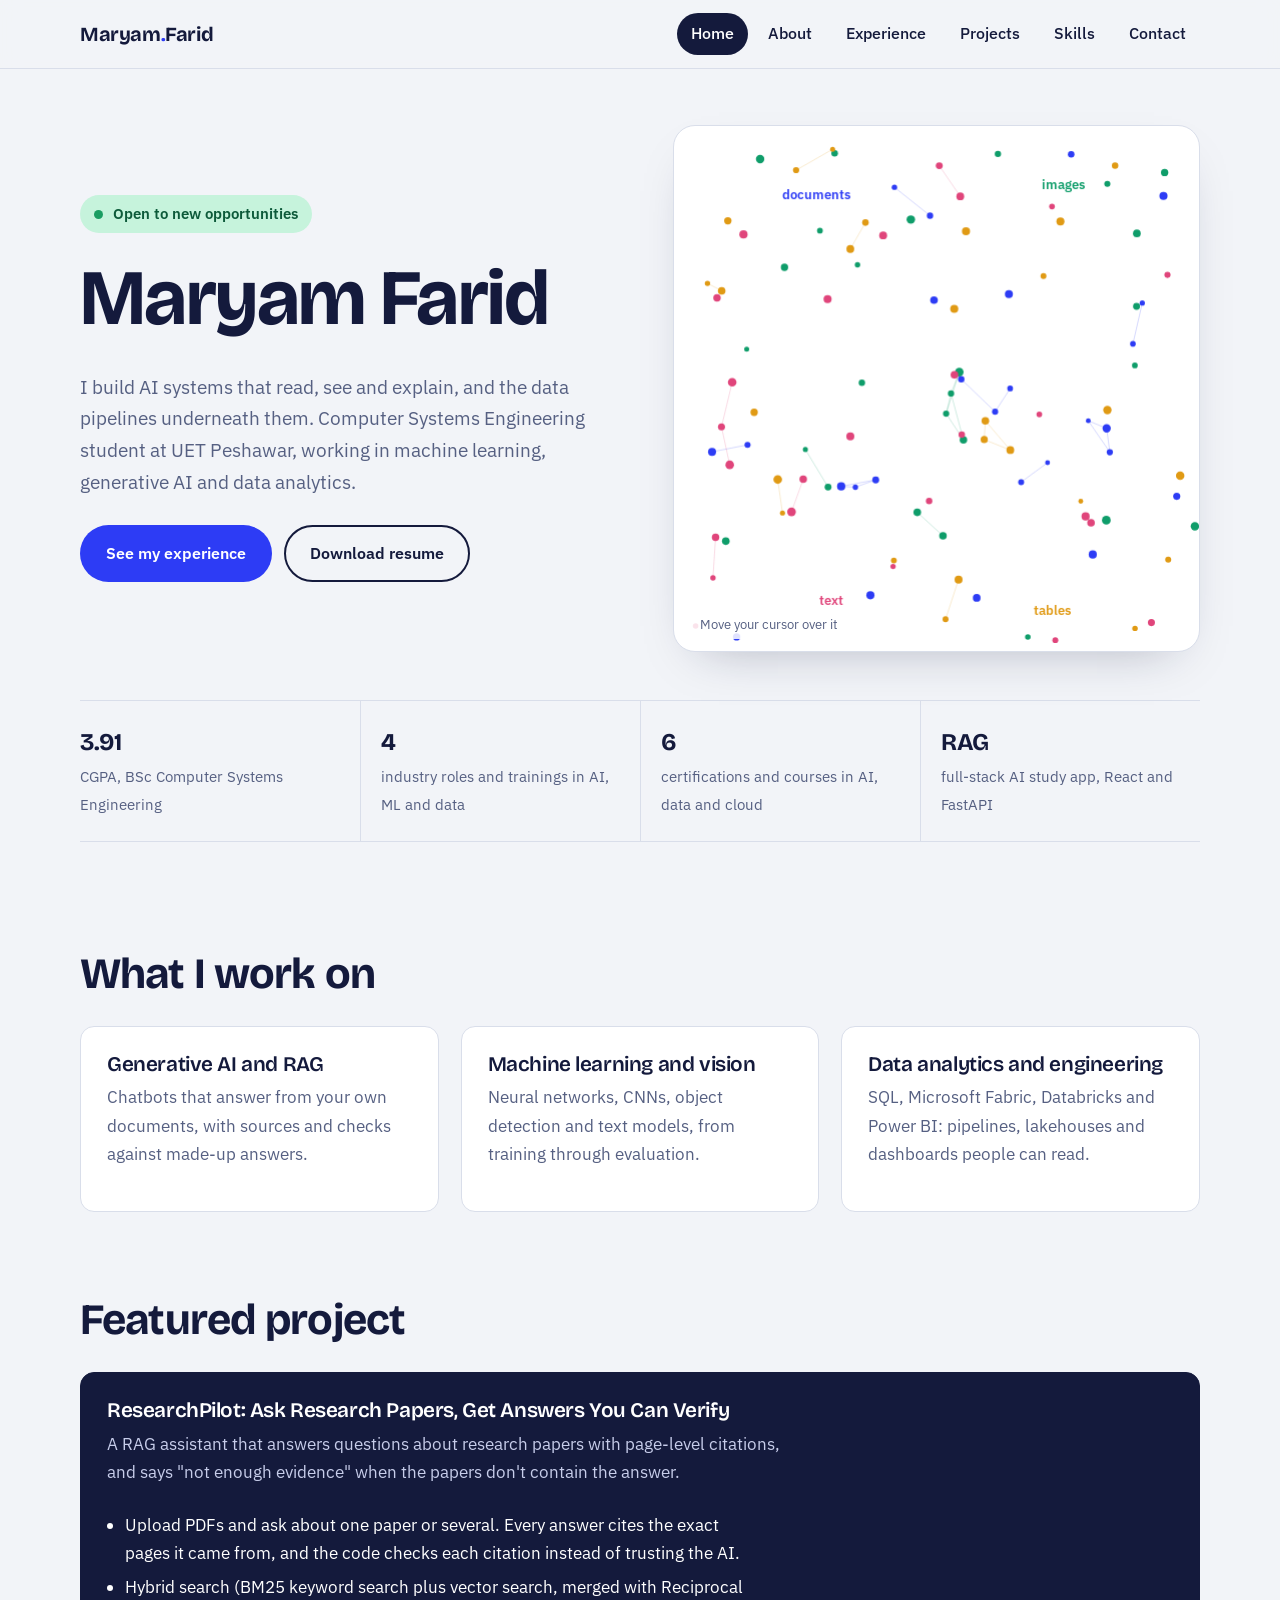
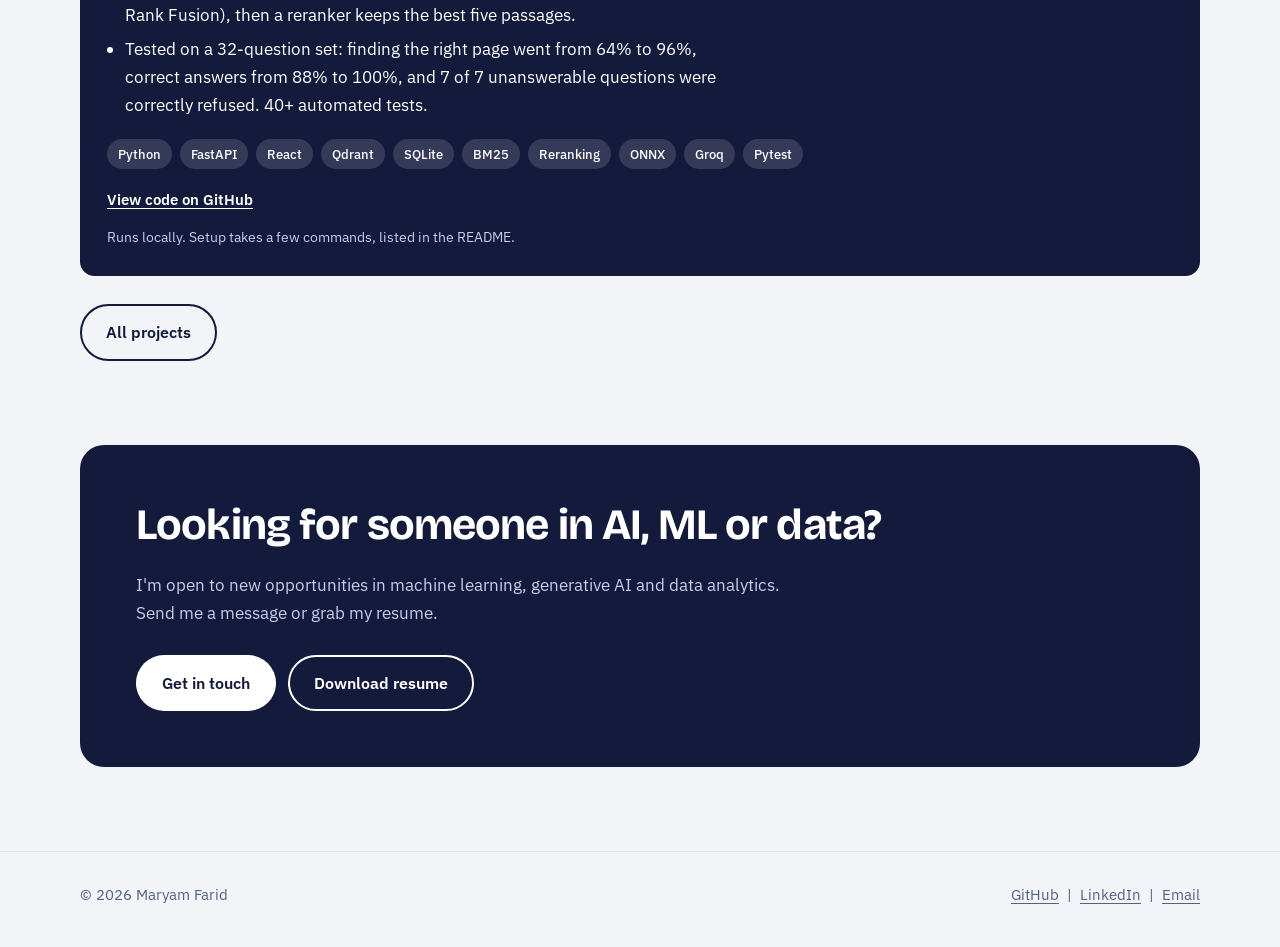
<file: index.html>
<!doctype html>
<html lang="en">
<head>
  <meta charset="utf-8">
  <meta name="viewport" content="width=device-width, initial-scale=1">
  <title>Maryam Farid | AI/ML and Data Analytics</title>
  <meta name="description" content="Portfolio of Maryam Farid, Computer Systems Engineering student working in machine learning, generative AI and data analytics.">
  <meta name="theme-color" content="#f2f4f8">
  <link rel="preconnect" href="https://fonts.googleapis.com">
  <link rel="preconnect" href="https://fonts.gstatic.com" crossorigin>
  <link href="https://fonts.googleapis.com/css2?family=Bricolage+Grotesque:opsz,wght@12..96,500;12..96,600;12..96,700&family=IBM+Plex+Sans:wght@400;500;600&display=swap" rel="stylesheet">
  <link rel="stylesheet" href="css/style.css">
</head>
<body>
  <a class="skip" href="#main">Skip to content</a>
  <header class="site-header">
    <div class="wrap nav">
      <a class="brand" href="index.html">Maryam<span>.</span>Farid</a>
      <button class="menu-btn" aria-expanded="false" aria-controls="menu">Menu</button>
      <nav aria-label="Main">
        <ul class="nav-links" id="menu">
        <li><a href="index.html" aria-current="page">Home</a></li>
        <li><a href="about.html">About</a></li>
        <li><a href="experience.html">Experience</a></li>
        <li><a href="projects.html">Projects</a></li>
        <li><a href="skills.html">Skills</a></li>
        <li><a href="contact.html">Contact</a></li>
        </ul>
      </nav>
    </div>
  </header>
  <main id="main">
    <section class="hero">
      <div class="wrap">
        <div class="hero-grid">
          <div>
            <p class="status"><i></i> Open to new opportunities</p>
            <h1>Maryam Farid</h1>
            <p class="lede">I build AI systems that read, see and explain, and the data pipelines underneath them. Computer Systems Engineering student at UET Peshawar, working in machine learning, generative AI and data analytics.</p>
            <div class="btn-row">
              <a class="btn btn-primary" href="experience.html">See my experience</a>
              <a class="btn btn-ghost" href="assets/Maryam_Farid_Resume.pdf">Download resume</a>
            </div>
          </div>
          <div class="space">
            <canvas id="space" role="img" aria-label="Animated points grouped into clusters for documents, images, text and tables"></canvas>
            <span class="cap">Move your cursor over it</span>
          </div>
        </div>
        <div class="facts">
          <div class="fact"><b>3.91</b><span>CGPA, BSc Computer Systems Engineering</span></div>
          <div class="fact"><b>4</b><span>industry roles and trainings in AI, ML and data</span></div>
          <div class="fact"><b>6</b><span>certifications and courses in AI, data and cloud</span></div>
          <div class="fact"><b>RAG</b><span>full-stack AI study app, React and FastAPI</span></div>
        </div>
      </div>
    </section>

    <section class="section">
      <div class="wrap">
        <h2>What I work on</h2>
        <div class="grid-3" style="margin-top:28px">
          <div class="card">
            <h3>Generative AI and RAG</h3>
            <p class="muted">Chatbots that answer from your own documents, with sources and checks against made-up answers.</p>
          </div>
          <div class="card">
            <h3>Machine learning and vision</h3>
            <p class="muted">Neural networks, CNNs, object detection and text models, from training through evaluation.</p>
          </div>
          <div class="card">
            <h3>Data analytics and engineering</h3>
            <p class="muted">SQL, Microsoft Fabric, Databricks and Power BI: pipelines, lakehouses and dashboards people can read.</p>
          </div>
        </div>
      </div>
    </section>

    <section class="section" style="padding-top:0">
      <div class="wrap">
        <h2>Featured project</h2>
        <div style="margin-top:28px">
        <article class="card project featured" data-cats="genai nlp">
          <h3><a href="https://github.com/MaryamFareed684/researchpilot" target="_blank" rel="noopener" style="color:inherit;text-decoration:none">ResearchPilot: Ask Research Papers, Get Answers You Can Verify</a></h3>
          <p class="muted">A RAG assistant that answers questions about research papers with page-level citations, and says "not enough evidence" when the papers don't contain the answer.</p>
          <ul class="points"><li>Upload PDFs and ask about one paper or several. Every answer cites the exact pages it came from, and the code checks each citation instead of trusting the AI.</li><li>Hybrid search (BM25 keyword search plus vector search, merged with Reciprocal Rank Fusion), then a reranker keeps the best five passages.</li><li>Tested on a 32-question set: finding the right page went from 64% to 96%, correct answers from 88% to 100%, and 7 of 7 unanswerable questions were correctly refused. 40+ automated tests.</li></ul>
          <ul class="tags"><li>Python</li><li>FastAPI</li><li>React</li><li>Qdrant</li><li>SQLite</li><li>BM25</li><li>Reranking</li><li>ONNX</li><li>Groq</li><li>Pytest</li></ul>
          <div class="links"><a href="https://github.com/MaryamFareed684/researchpilot" target="_blank" rel="noopener">View code on GitHub</a></div>
          <p class="muted" style="font-size:.88rem;margin:14px 0 0">Runs locally. Setup takes a few commands, listed in the README.</p>
        </article>
        </div>
        <div class="btn-row"><a class="btn btn-ghost" href="projects.html">All projects</a></div>
      </div>
    </section>

    <div class="wrap">
      <div class="cta">
        <h2>Looking for someone in AI, ML or data?</h2>
        <p>I'm open to new opportunities in machine learning, generative AI and data analytics. Send me a message or grab my resume.</p>
        <div class="btn-row">
          <a class="btn btn-primary" href="contact.html">Get in touch</a>
          <a class="btn btn-ghost" style="color:#fff;border-color:#fff" href="assets/Maryam_Farid_Resume.pdf">Download resume</a>
        </div>
      </div>
    </div>
  </main>
  <footer class="site-footer">
    <div class="wrap">
      <span>&copy; 2026 Maryam Farid</span>
      <span><a href="https://github.com/MaryamFareed684">GitHub</a> &nbsp;|&nbsp; <a href="https://www.linkedin.com/in/maryam-farid-a499872a6">LinkedIn</a> &nbsp;|&nbsp; <a href="mailto:mrymfarid684@gmail.com">Email</a></span>
    </div>
  </footer>
  <script src="js/main.js"></script>
</body>
</html>
</file>
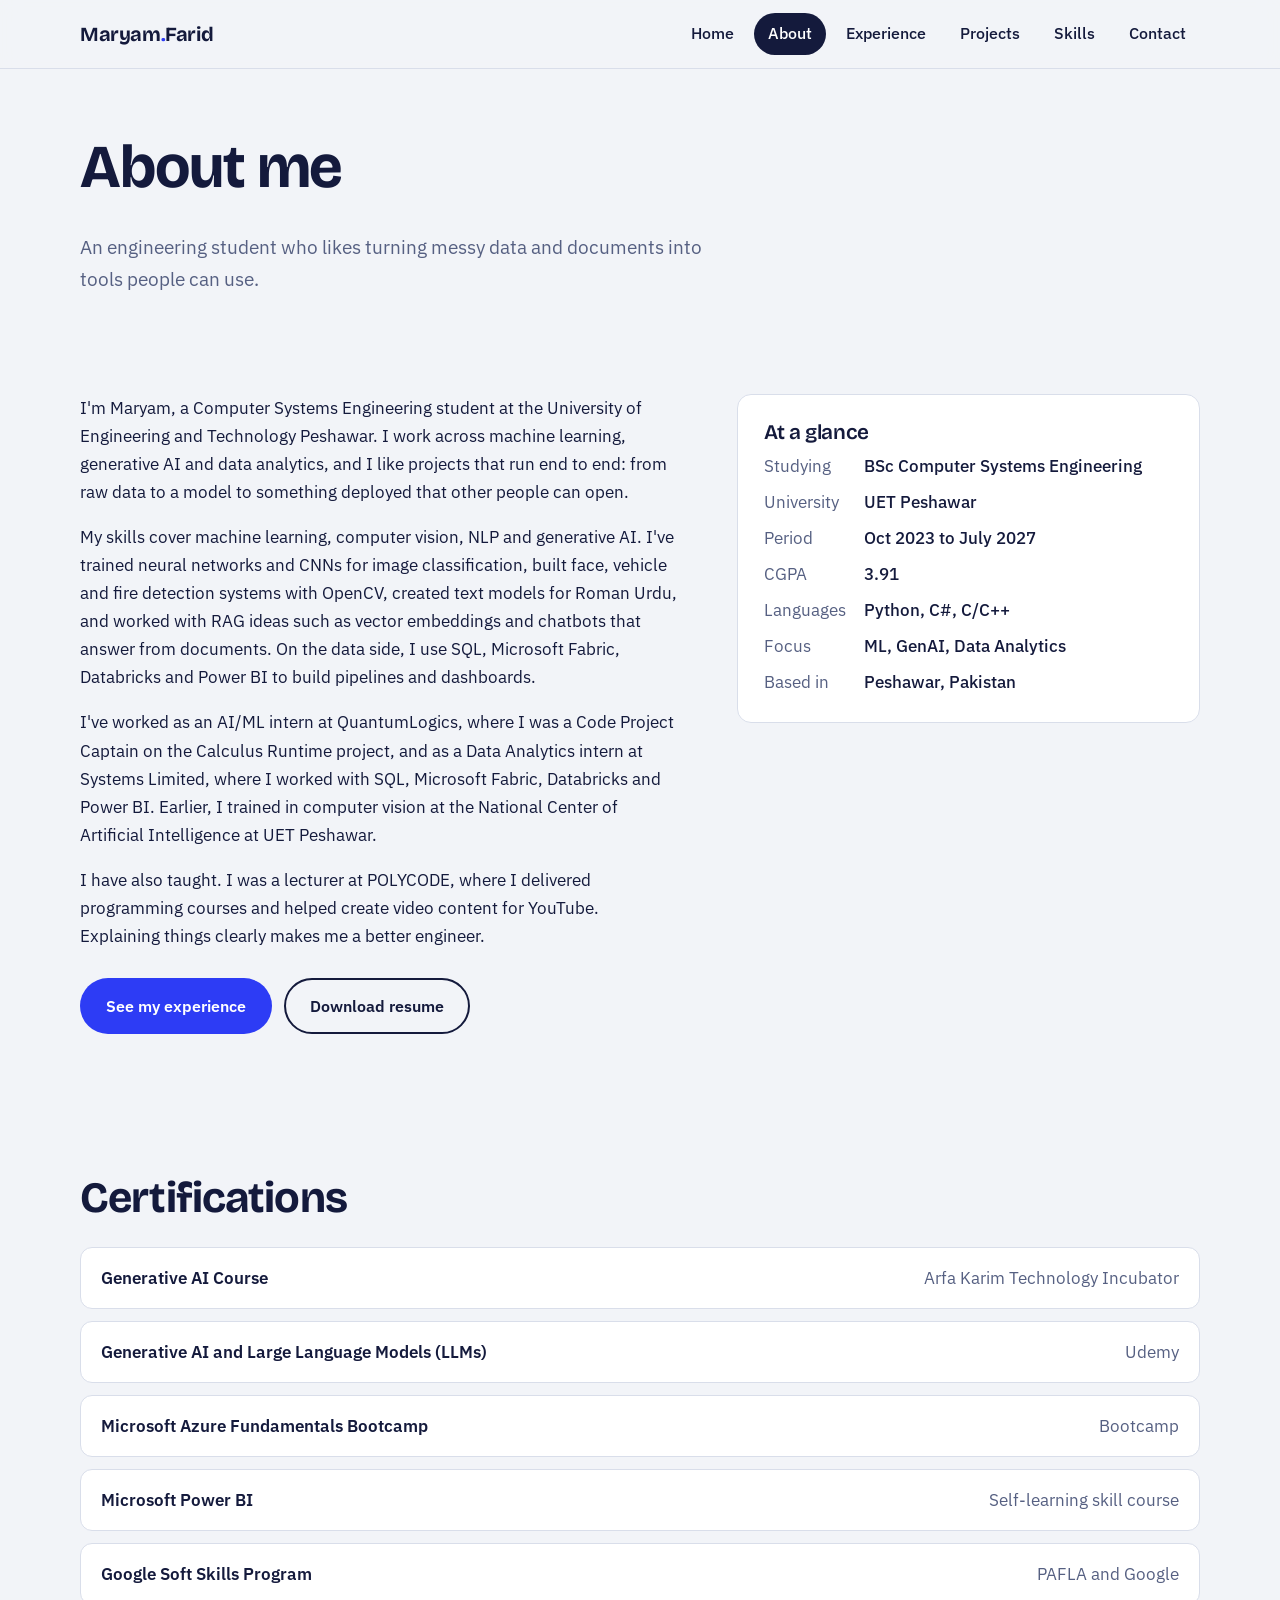
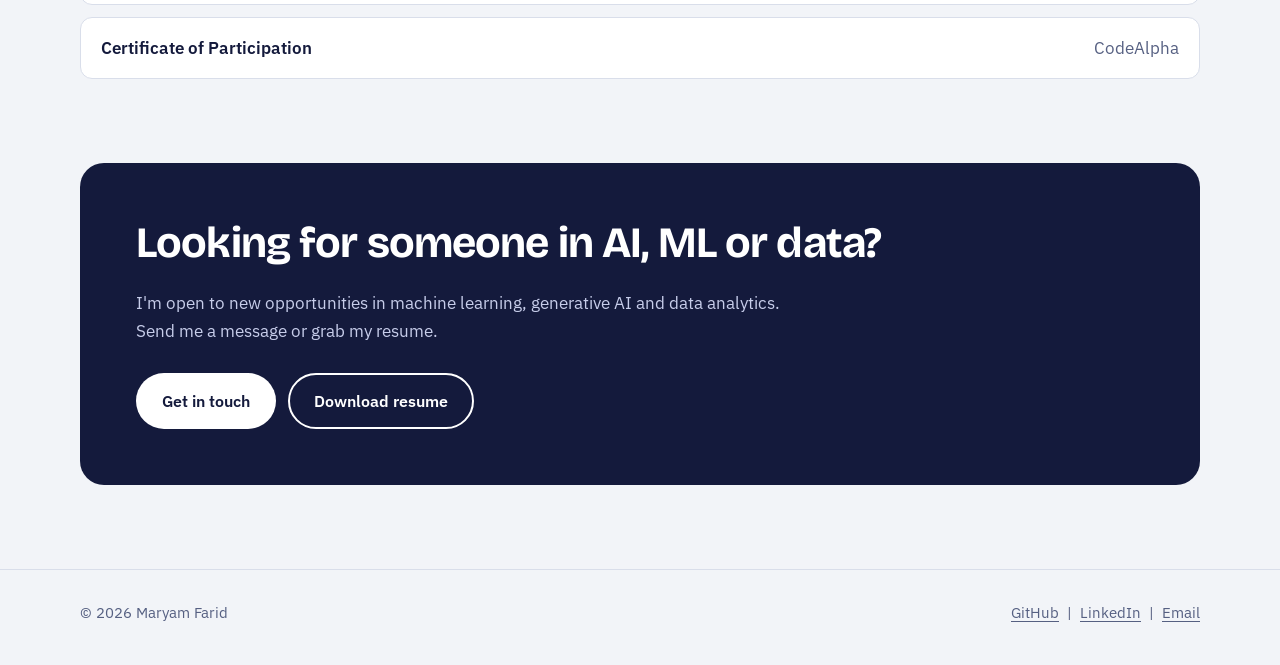
<file: about.html>
<!doctype html>
<html lang="en">
<head>
  <meta charset="utf-8">
  <meta name="viewport" content="width=device-width, initial-scale=1">
  <title>About | Maryam Farid</title>
  <meta name="description" content="About Maryam Farid, AI/ML and data analytics student at UET Peshawar.">
  <meta name="theme-color" content="#f2f4f8">
  <link rel="preconnect" href="https://fonts.googleapis.com">
  <link rel="preconnect" href="https://fonts.gstatic.com" crossorigin>
  <link href="https://fonts.googleapis.com/css2?family=Bricolage+Grotesque:opsz,wght@12..96,500;12..96,600;12..96,700&family=IBM+Plex+Sans:wght@400;500;600&display=swap" rel="stylesheet">
  <link rel="stylesheet" href="css/style.css">
</head>
<body>
  <a class="skip" href="#main">Skip to content</a>
  <header class="site-header">
    <div class="wrap nav">
      <a class="brand" href="index.html">Maryam<span>.</span>Farid</a>
      <button class="menu-btn" aria-expanded="false" aria-controls="menu">Menu</button>
      <nav aria-label="Main">
        <ul class="nav-links" id="menu">
        <li><a href="index.html">Home</a></li>
        <li><a href="about.html" aria-current="page">About</a></li>
        <li><a href="experience.html">Experience</a></li>
        <li><a href="projects.html">Projects</a></li>
        <li><a href="skills.html">Skills</a></li>
        <li><a href="contact.html">Contact</a></li>
        </ul>
      </nav>
    </div>
  </header>
  <main id="main">
    <section class="page-head">
      <div class="wrap">
        <h1>About me</h1>
        <p class="lede">An engineering student who likes turning messy data and documents into tools people can use.</p>
      </div>
    </section>
    <section class="section tight">
      <div class="wrap about-grid">
        <div>
          <p>I'm Maryam, a Computer Systems Engineering student at the University of Engineering and Technology Peshawar. I work across machine learning, generative AI and data analytics, and I like projects that run end to end: from raw data to a model to something deployed that other people can open.</p>
          <p>My skills cover machine learning, computer vision, NLP and generative AI. I've trained neural networks and CNNs for image classification, built face, vehicle and fire detection systems with OpenCV, created text models for Roman Urdu, and worked with RAG ideas such as vector embeddings and chatbots that answer from documents. On the data side, I use SQL, Microsoft Fabric, Databricks and Power BI to build pipelines and dashboards.</p>
          <p>I've worked as an AI/ML intern at QuantumLogics, where I was a Code Project Captain on the Calculus Runtime project, and as a Data Analytics intern at Systems Limited, where I worked with SQL, Microsoft Fabric, Databricks and Power BI. Earlier, I trained in computer vision at the National Center of Artificial Intelligence at UET Peshawar.</p>
          <p>I have also taught. I was a lecturer at POLYCODE, where I delivered programming courses and helped create video content for YouTube. Explaining things clearly makes me a better engineer.</p>
          <div class="btn-row">
            <a class="btn btn-primary" href="experience.html">See my experience</a>
            <a class="btn btn-ghost" href="assets/Maryam_Farid_Resume.pdf">Download resume</a>
          </div>
        </div>
        <aside class="card aside-card">
          <h3>At a glance</h3>
          <dl class="kv">
            <dt>Studying</dt><dd>BSc Computer Systems Engineering</dd>
            <dt>University</dt><dd>UET Peshawar</dd>
            <dt>Period</dt><dd>Oct 2023 to July 2027</dd>
            <dt>CGPA</dt><dd>3.91</dd>
            <dt>Languages</dt><dd>Python, C#, C/C++</dd>
            <dt>Focus</dt><dd>ML, GenAI, Data Analytics</dd>
            <dt>Based in</dt><dd>Peshawar, Pakistan</dd>
          </dl>
        </aside>
      </div>
    </section>
    <section class="section">
      <div class="wrap">
        <h2>Certifications</h2>
        <ul class="cert-list" style="margin-top:24px">
          <li><b>Generative AI Course</b><span>Arfa Karim Technology Incubator</span></li>
          <li><b>Generative AI and Large Language Models (LLMs)</b><span>Udemy</span></li>
          <li><b>Microsoft Azure Fundamentals Bootcamp</b><span>Bootcamp</span></li>
          <li><b>Microsoft Power BI</b><span>Self-learning skill course</span></li>
          <li><b>Google Soft Skills Program</b><span>PAFLA and Google</span></li>
          <li><b>Certificate of Participation</b><span>CodeAlpha</span></li>
        </ul>
      </div>
    </section>
    <div class="wrap">
      <div class="cta">
        <h2>Looking for someone in AI, ML or data?</h2>
        <p>I'm open to new opportunities in machine learning, generative AI and data analytics. Send me a message or grab my resume.</p>
        <div class="btn-row">
          <a class="btn btn-primary" href="contact.html">Get in touch</a>
          <a class="btn btn-ghost" style="color:#fff;border-color:#fff" href="assets/Maryam_Farid_Resume.pdf">Download resume</a>
        </div>
      </div>
    </div>
  </main>
  <footer class="site-footer">
    <div class="wrap">
      <span>&copy; 2026 Maryam Farid</span>
      <span><a href="https://github.com/MaryamFareed684">GitHub</a> &nbsp;|&nbsp; <a href="https://www.linkedin.com/in/maryam-farid-a499872a6">LinkedIn</a> &nbsp;|&nbsp; <a href="mailto:mrymfarid684@gmail.com">Email</a></span>
    </div>
  </footer>
  <script src="js/main.js"></script>
</body>
</html>
</file>
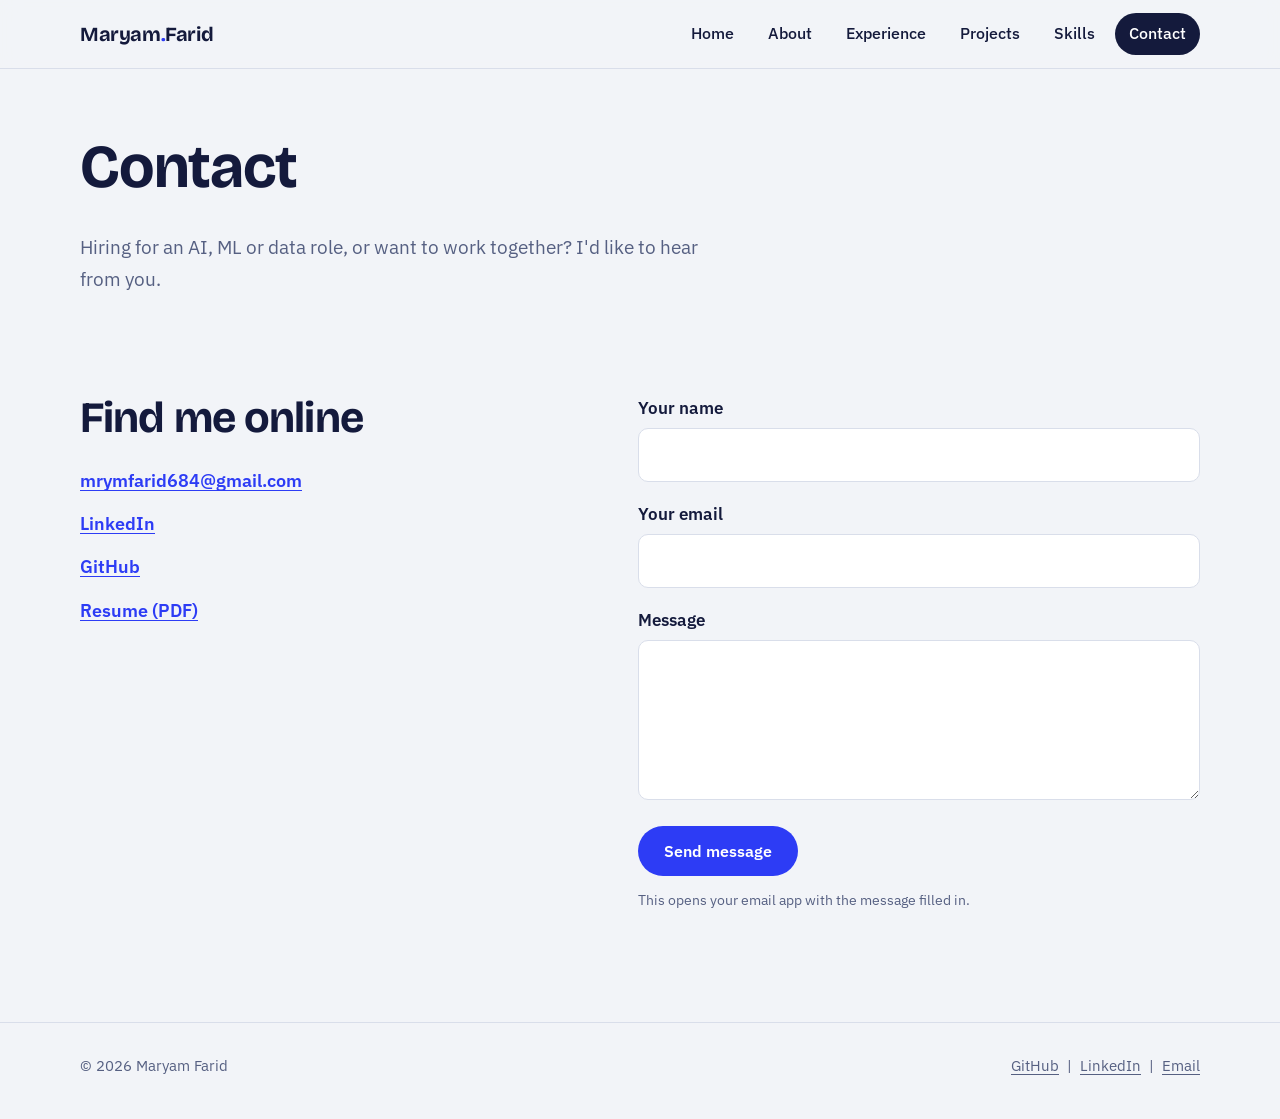
<file: contact.html>
<!doctype html>
<html lang="en">
<head>
  <meta charset="utf-8">
  <meta name="viewport" content="width=device-width, initial-scale=1">
  <title>Contact | Maryam Farid</title>
  <meta name="description" content="Get in touch with Maryam Farid.">
  <meta name="theme-color" content="#f2f4f8">
  <link rel="preconnect" href="https://fonts.googleapis.com">
  <link rel="preconnect" href="https://fonts.gstatic.com" crossorigin>
  <link href="https://fonts.googleapis.com/css2?family=Bricolage+Grotesque:opsz,wght@12..96,500;12..96,600;12..96,700&family=IBM+Plex+Sans:wght@400;500;600&display=swap" rel="stylesheet">
  <link rel="stylesheet" href="css/style.css">
</head>
<body>
  <a class="skip" href="#main">Skip to content</a>
  <header class="site-header">
    <div class="wrap nav">
      <a class="brand" href="index.html">Maryam<span>.</span>Farid</a>
      <button class="menu-btn" aria-expanded="false" aria-controls="menu">Menu</button>
      <nav aria-label="Main">
        <ul class="nav-links" id="menu">
        <li><a href="index.html">Home</a></li>
        <li><a href="about.html">About</a></li>
        <li><a href="experience.html">Experience</a></li>
        <li><a href="projects.html">Projects</a></li>
        <li><a href="skills.html">Skills</a></li>
        <li><a href="contact.html" aria-current="page">Contact</a></li>
        </ul>
      </nav>
    </div>
  </header>
  <main id="main">
    <section class="page-head">
      <div class="wrap">
        <h1>Contact</h1>
        <p class="lede">Hiring for an AI, ML or data role, or want to work together? I'd like to hear from you.</p>
      </div>
    </section>
    <section class="section tight" style="padding-bottom:96px">
      <div class="wrap contact-grid">
        <div>
          <h2>Find me online</h2>
          <ul class="contact-links">
            <li><a href="mailto:mrymfarid684@gmail.com">mrymfarid684@gmail.com</a></li>
            <li><a href="https://www.linkedin.com/in/maryam-farid-a499872a6">LinkedIn</a></li>
            <li><a href="https://github.com/MaryamFareed684">GitHub</a></li>
            <li><a href="assets/Maryam_Farid_Resume.pdf">Resume (PDF)</a></li>
          </ul>
        </div>
        <form id="contact-form">
          <div class="field"><label for="name">Your name</label><input id="name" name="name" autocomplete="name" required></div>
          <div class="field"><label for="email">Your email</label><input id="email" name="email" type="email" autocomplete="email" required></div>
          <div class="field"><label for="message">Message</label><textarea id="message" name="message" required></textarea></div>
          <button class="btn btn-primary" type="submit">Send message</button>
          <p class="muted" style="font-size:.9rem;margin-top:12px">This opens your email app with the message filled in.</p>
        </form>
      </div>
    </section>
  </main>
  <footer class="site-footer">
    <div class="wrap">
      <span>&copy; 2026 Maryam Farid</span>
      <span><a href="https://github.com/MaryamFareed684">GitHub</a> &nbsp;|&nbsp; <a href="https://www.linkedin.com/in/maryam-farid-a499872a6">LinkedIn</a> &nbsp;|&nbsp; <a href="mailto:mrymfarid684@gmail.com">Email</a></span>
    </div>
  </footer>
  <script src="js/main.js"></script>
</body>
</html>
</file>
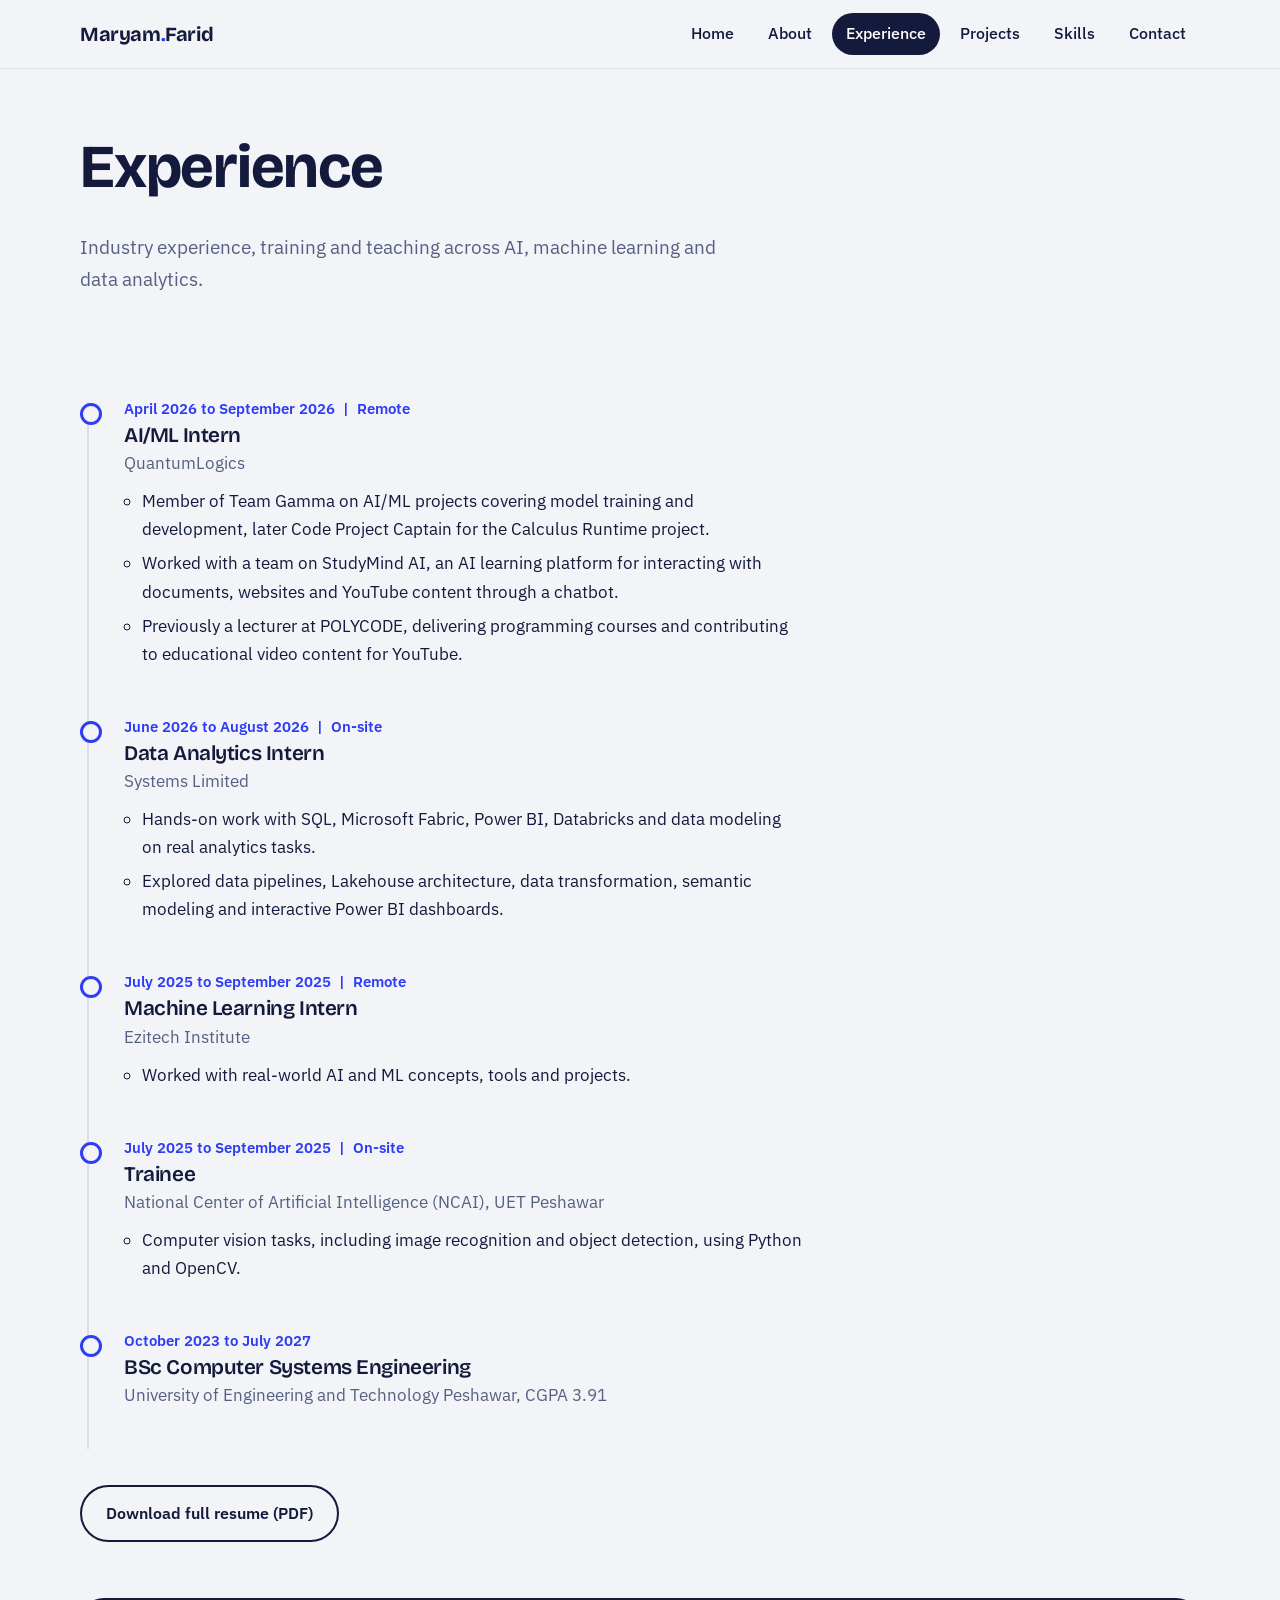
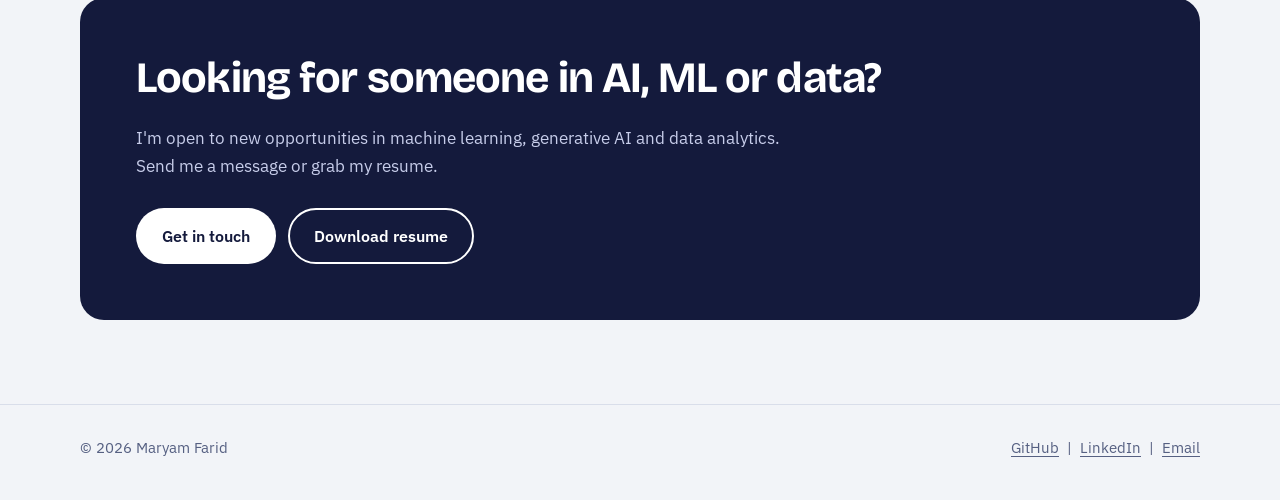
<file: experience.html>
<!doctype html>
<html lang="en">
<head>
  <meta charset="utf-8">
  <meta name="viewport" content="width=device-width, initial-scale=1">
  <title>Experience | Maryam Farid</title>
  <meta name="description" content="Industry experience and training in AI, machine learning and data analytics.">
  <meta name="theme-color" content="#f2f4f8">
  <link rel="preconnect" href="https://fonts.googleapis.com">
  <link rel="preconnect" href="https://fonts.gstatic.com" crossorigin>
  <link href="https://fonts.googleapis.com/css2?family=Bricolage+Grotesque:opsz,wght@12..96,500;12..96,600;12..96,700&family=IBM+Plex+Sans:wght@400;500;600&display=swap" rel="stylesheet">
  <link rel="stylesheet" href="css/style.css">
</head>
<body>
  <a class="skip" href="#main">Skip to content</a>
  <header class="site-header">
    <div class="wrap nav">
      <a class="brand" href="index.html">Maryam<span>.</span>Farid</a>
      <button class="menu-btn" aria-expanded="false" aria-controls="menu">Menu</button>
      <nav aria-label="Main">
        <ul class="nav-links" id="menu">
        <li><a href="index.html">Home</a></li>
        <li><a href="about.html">About</a></li>
        <li><a href="experience.html" aria-current="page">Experience</a></li>
        <li><a href="projects.html">Projects</a></li>
        <li><a href="skills.html">Skills</a></li>
        <li><a href="contact.html">Contact</a></li>
        </ul>
      </nav>
    </div>
  </header>
  <main id="main">
    <section class="page-head">
      <div class="wrap">
        <h1>Experience</h1>
        <p class="lede">Industry experience, training and teaching across AI, machine learning and data analytics.</p>
      </div>
    </section>
    <section class="section tight">
      <div class="wrap">
        <ol class="timeline">
          <li>
            <span class="when">April 2026 to September 2026 &nbsp;|&nbsp; Remote</span>
            <h3>AI/ML Intern</h3>
            <p class="org">QuantumLogics</p>
            <ul>
              <li>Member of Team Gamma on AI/ML projects covering model training and development, later Code Project Captain for the Calculus Runtime project.</li>
              <li>Worked with a team on StudyMind AI, an AI learning platform for interacting with documents, websites and YouTube content through a chatbot.</li>
              <li>Previously a lecturer at POLYCODE, delivering programming courses and contributing to educational video content for YouTube.</li>
            </ul>
          </li>
          <li>
            <span class="when">June 2026 to August 2026 &nbsp;|&nbsp; On-site</span>
            <h3>Data Analytics Intern</h3>
            <p class="org">Systems Limited</p>
            <ul>
              <li>Hands-on work with SQL, Microsoft Fabric, Power BI, Databricks and data modeling on real analytics tasks.</li>
              <li>Explored data pipelines, Lakehouse architecture, data transformation, semantic modeling and interactive Power BI dashboards.</li>
            </ul>
          </li>
          <li>
            <span class="when">July 2025 to September 2025 &nbsp;|&nbsp; Remote</span>
            <h3>Machine Learning Intern</h3>
            <p class="org">Ezitech Institute</p>
            <ul>
              <li>Worked with real-world AI and ML concepts, tools and projects.</li>
            </ul>
          </li>
          <li>
            <span class="when">July 2025 to September 2025 &nbsp;|&nbsp; On-site</span>
            <h3>Trainee</h3>
            <p class="org">National Center of Artificial Intelligence (NCAI), UET Peshawar</p>
            <ul>
              <li>Computer vision tasks, including image recognition and object detection, using Python and OpenCV.</li>
            </ul>
          </li>
          <li>
            <span class="when">October 2023 to July 2027</span>
            <h3>BSc Computer Systems Engineering</h3>
            <p class="org">University of Engineering and Technology Peshawar, CGPA 3.91</p>
          </li>
        </ol>
        <div class="btn-row"><a class="btn btn-ghost" href="assets/Maryam_Farid_Resume.pdf">Download full resume (PDF)</a></div>
      </div>
    </section>
    <div class="wrap">
      <div class="cta">
        <h2>Looking for someone in AI, ML or data?</h2>
        <p>I'm open to new opportunities in machine learning, generative AI and data analytics. Send me a message or grab my resume.</p>
        <div class="btn-row">
          <a class="btn btn-primary" href="contact.html">Get in touch</a>
          <a class="btn btn-ghost" style="color:#fff;border-color:#fff" href="assets/Maryam_Farid_Resume.pdf">Download resume</a>
        </div>
      </div>
    </div>
  </main>
  <footer class="site-footer">
    <div class="wrap">
      <span>&copy; 2026 Maryam Farid</span>
      <span><a href="https://github.com/MaryamFareed684">GitHub</a> &nbsp;|&nbsp; <a href="https://www.linkedin.com/in/maryam-farid-a499872a6">LinkedIn</a> &nbsp;|&nbsp; <a href="mailto:mrymfarid684@gmail.com">Email</a></span>
    </div>
  </footer>
  <script src="js/main.js"></script>
</body>
</html>
</file>
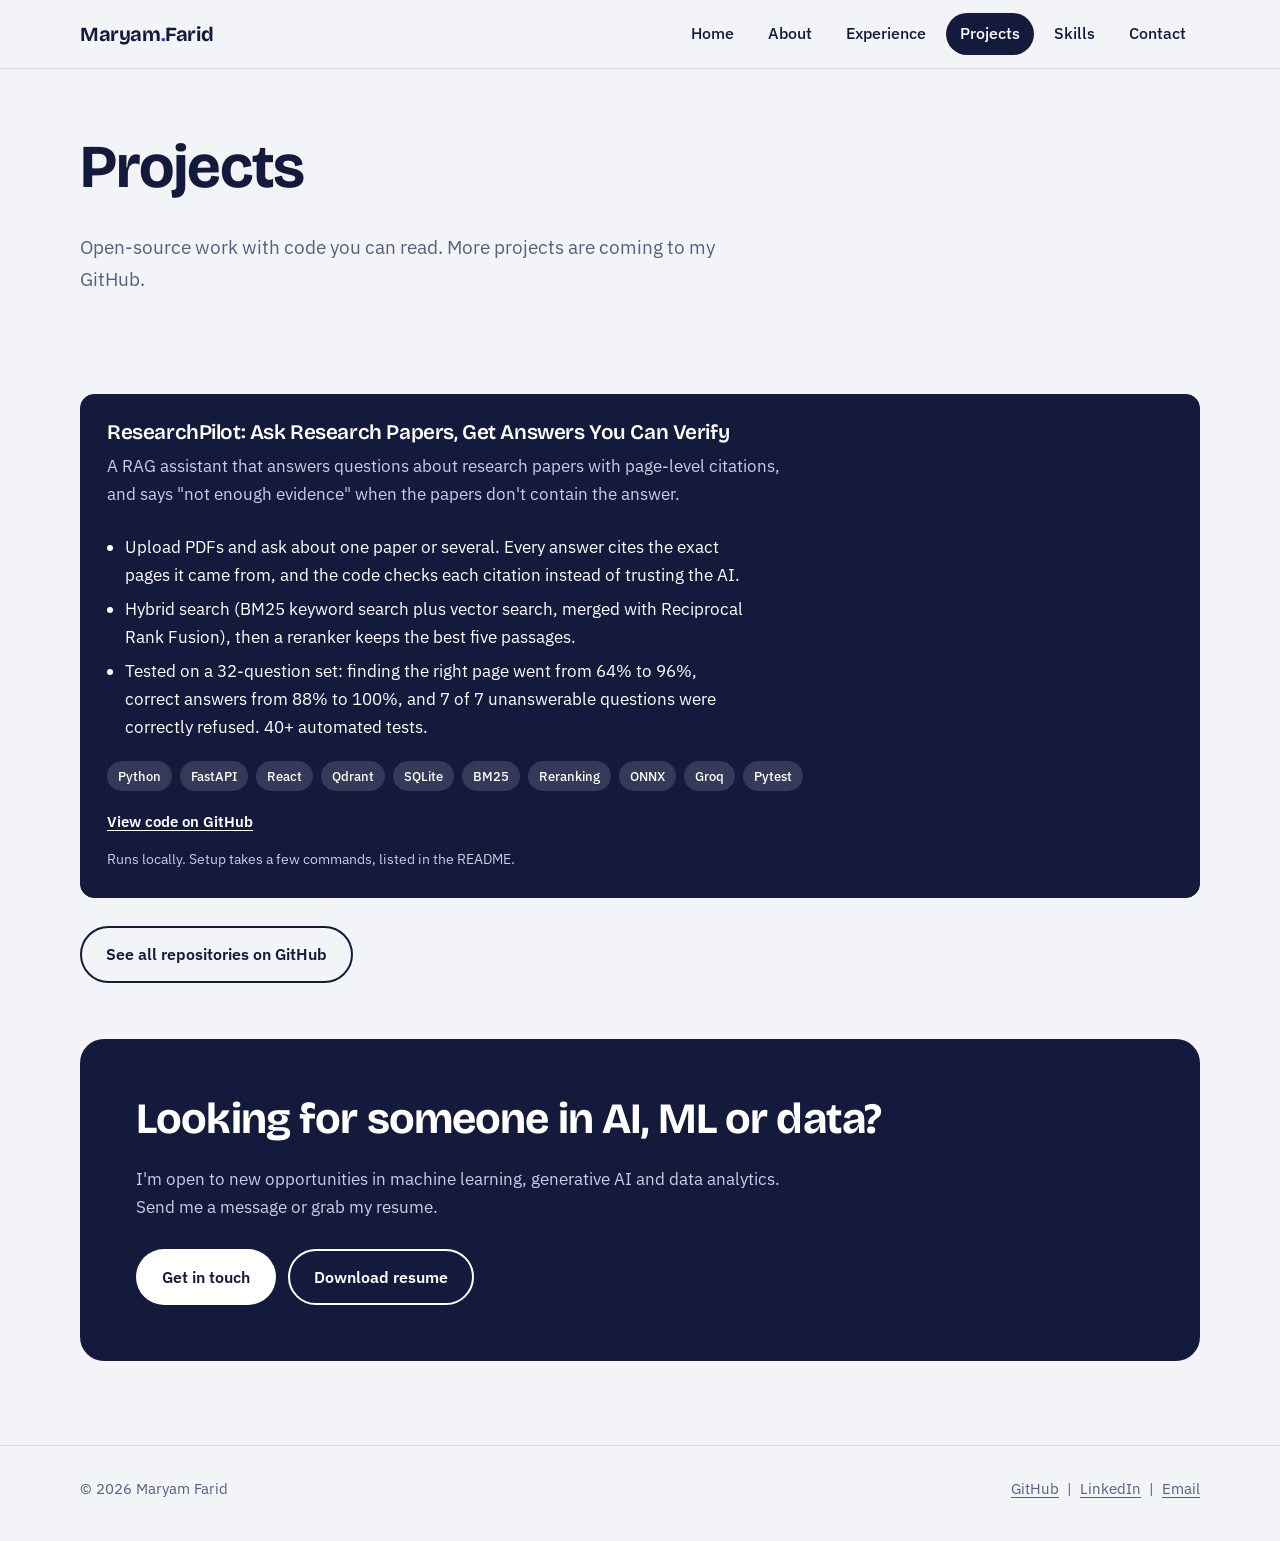
<file: projects.html>
<!doctype html>
<html lang="en">
<head>
  <meta charset="utf-8">
  <meta name="viewport" content="width=device-width, initial-scale=1">
  <title>Projects | Maryam Farid</title>
  <meta name="description" content="ResearchPilot and other AI projects by Maryam Farid.">
  <meta name="theme-color" content="#f2f4f8">
  <link rel="preconnect" href="https://fonts.googleapis.com">
  <link rel="preconnect" href="https://fonts.gstatic.com" crossorigin>
  <link href="https://fonts.googleapis.com/css2?family=Bricolage+Grotesque:opsz,wght@12..96,500;12..96,600;12..96,700&family=IBM+Plex+Sans:wght@400;500;600&display=swap" rel="stylesheet">
  <link rel="stylesheet" href="css/style.css">
</head>
<body>
  <a class="skip" href="#main">Skip to content</a>
  <header class="site-header">
    <div class="wrap nav">
      <a class="brand" href="index.html">Maryam<span>.</span>Farid</a>
      <button class="menu-btn" aria-expanded="false" aria-controls="menu">Menu</button>
      <nav aria-label="Main">
        <ul class="nav-links" id="menu">
        <li><a href="index.html">Home</a></li>
        <li><a href="about.html">About</a></li>
        <li><a href="experience.html">Experience</a></li>
        <li><a href="projects.html" aria-current="page">Projects</a></li>
        <li><a href="skills.html">Skills</a></li>
        <li><a href="contact.html">Contact</a></li>
        </ul>
      </nav>
    </div>
  </header>
  <main id="main">
    <section class="page-head">
      <div class="wrap">
        <h1>Projects</h1>
        <p class="lede">Open-source work with code you can read. More projects are coming to my GitHub.</p>
      </div>
    </section>
    <section class="section tight">
      <div class="wrap">
        <div>
        <article class="card project featured" data-cats="genai nlp">
          <h3><a href="https://github.com/MaryamFareed684/researchpilot" target="_blank" rel="noopener" style="color:inherit;text-decoration:none">ResearchPilot: Ask Research Papers, Get Answers You Can Verify</a></h3>
          <p class="muted">A RAG assistant that answers questions about research papers with page-level citations, and says "not enough evidence" when the papers don't contain the answer.</p>
          <ul class="points"><li>Upload PDFs and ask about one paper or several. Every answer cites the exact pages it came from, and the code checks each citation instead of trusting the AI.</li><li>Hybrid search (BM25 keyword search plus vector search, merged with Reciprocal Rank Fusion), then a reranker keeps the best five passages.</li><li>Tested on a 32-question set: finding the right page went from 64% to 96%, correct answers from 88% to 100%, and 7 of 7 unanswerable questions were correctly refused. 40+ automated tests.</li></ul>
          <ul class="tags"><li>Python</li><li>FastAPI</li><li>React</li><li>Qdrant</li><li>SQLite</li><li>BM25</li><li>Reranking</li><li>ONNX</li><li>Groq</li><li>Pytest</li></ul>
          <div class="links"><a href="https://github.com/MaryamFareed684/researchpilot" target="_blank" rel="noopener">View code on GitHub</a></div>
          <p class="muted" style="font-size:.88rem;margin:14px 0 0">Runs locally. Setup takes a few commands, listed in the README.</p>
        </article>
        </div>
        <div class="btn-row"><a class="btn btn-ghost" href="https://github.com/MaryamFareed684" target="_blank" rel="noopener">See all repositories on GitHub</a></div>
      </div>
    </section>
    <div class="wrap">
      <div class="cta">
        <h2>Looking for someone in AI, ML or data?</h2>
        <p>I'm open to new opportunities in machine learning, generative AI and data analytics. Send me a message or grab my resume.</p>
        <div class="btn-row">
          <a class="btn btn-primary" href="contact.html">Get in touch</a>
          <a class="btn btn-ghost" style="color:#fff;border-color:#fff" href="assets/Maryam_Farid_Resume.pdf">Download resume</a>
        </div>
      </div>
    </div>
  </main>
  <footer class="site-footer">
    <div class="wrap">
      <span>&copy; 2026 Maryam Farid</span>
      <span><a href="https://github.com/MaryamFareed684">GitHub</a> &nbsp;|&nbsp; <a href="https://www.linkedin.com/in/maryam-farid-a499872a6">LinkedIn</a> &nbsp;|&nbsp; <a href="mailto:mrymfarid684@gmail.com">Email</a></span>
    </div>
  </footer>
  <script src="js/main.js"></script>
</body>
</html>
</file>
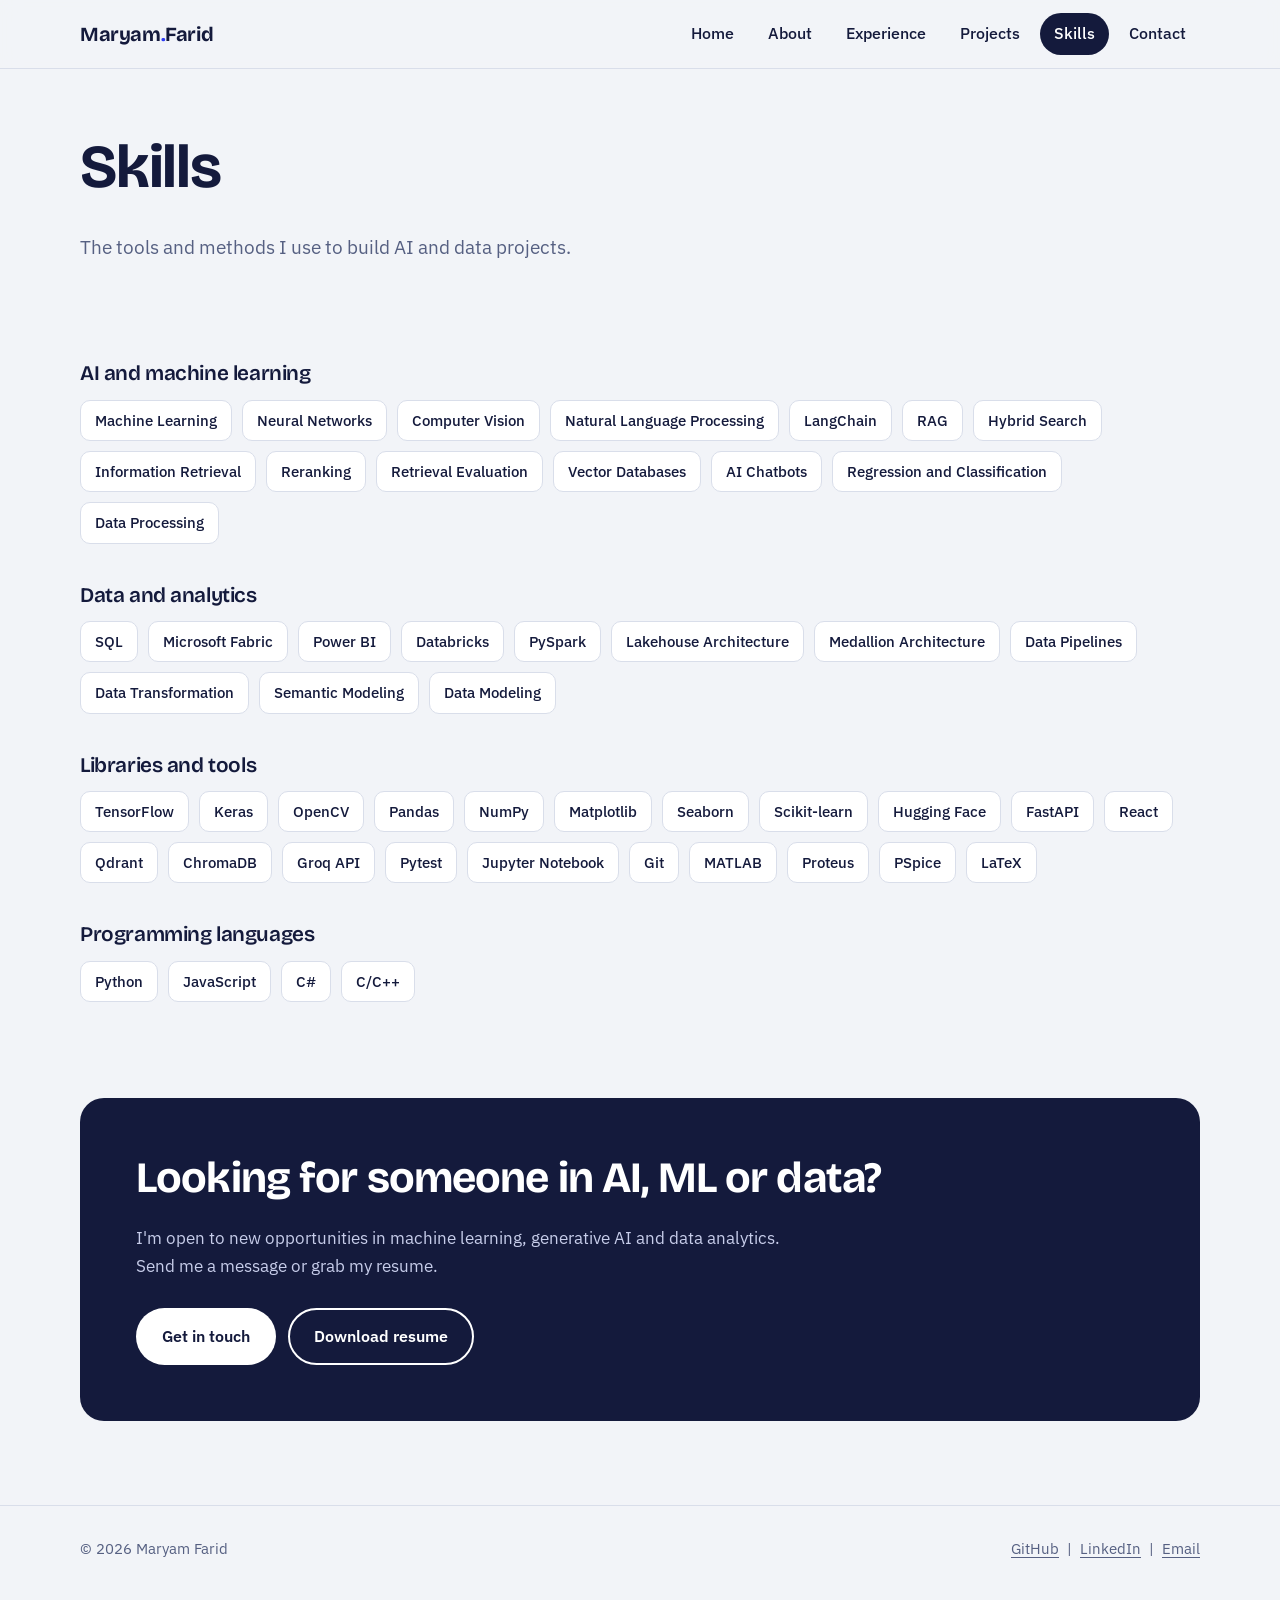
<file: skills.html>
<!doctype html>
<html lang="en">
<head>
  <meta charset="utf-8">
  <meta name="viewport" content="width=device-width, initial-scale=1">
  <title>Skills | Maryam Farid</title>
  <meta name="description" content="Technical skills in machine learning, data analytics and programming.">
  <meta name="theme-color" content="#f2f4f8">
  <link rel="preconnect" href="https://fonts.googleapis.com">
  <link rel="preconnect" href="https://fonts.gstatic.com" crossorigin>
  <link href="https://fonts.googleapis.com/css2?family=Bricolage+Grotesque:opsz,wght@12..96,500;12..96,600;12..96,700&family=IBM+Plex+Sans:wght@400;500;600&display=swap" rel="stylesheet">
  <link rel="stylesheet" href="css/style.css">
</head>
<body>
  <a class="skip" href="#main">Skip to content</a>
  <header class="site-header">
    <div class="wrap nav">
      <a class="brand" href="index.html">Maryam<span>.</span>Farid</a>
      <button class="menu-btn" aria-expanded="false" aria-controls="menu">Menu</button>
      <nav aria-label="Main">
        <ul class="nav-links" id="menu">
        <li><a href="index.html">Home</a></li>
        <li><a href="about.html">About</a></li>
        <li><a href="experience.html">Experience</a></li>
        <li><a href="projects.html">Projects</a></li>
        <li><a href="skills.html" aria-current="page">Skills</a></li>
        <li><a href="contact.html">Contact</a></li>
        </ul>
      </nav>
    </div>
  </header>
  <main id="main">
    <section class="page-head">
      <div class="wrap">
        <h1>Skills</h1>
        <p class="lede">The tools and methods I use to build AI and data projects.</p>
      </div>
    </section>
    <section class="section tight">
      <div class="wrap">
        <div class="skill-block">
          <h3>AI and machine learning</h3>
          <ul class="pills"><li>Machine Learning</li><li>Neural Networks</li><li>Computer Vision</li><li>Natural Language Processing</li><li>LangChain</li><li>RAG</li><li>Hybrid Search</li><li>Information Retrieval</li><li>Reranking</li><li>Retrieval Evaluation</li><li>Vector Databases</li><li>AI Chatbots</li><li>Regression and Classification</li><li>Data Processing</li></ul>
        </div>
        <div class="skill-block">
          <h3>Data and analytics</h3>
          <ul class="pills"><li>SQL</li><li>Microsoft Fabric</li><li>Power BI</li><li>Databricks</li><li>PySpark</li><li>Lakehouse Architecture</li><li>Medallion Architecture</li><li>Data Pipelines</li><li>Data Transformation</li><li>Semantic Modeling</li><li>Data Modeling</li></ul>
        </div>
        <div class="skill-block">
          <h3>Libraries and tools</h3>
          <ul class="pills"><li>TensorFlow</li><li>Keras</li><li>OpenCV</li><li>Pandas</li><li>NumPy</li><li>Matplotlib</li><li>Seaborn</li><li>Scikit-learn</li><li>Hugging Face</li><li>FastAPI</li><li>React</li><li>Qdrant</li><li>ChromaDB</li><li>Groq API</li><li>Pytest</li><li>Jupyter Notebook</li><li>Git</li><li>MATLAB</li><li>Proteus</li><li>PSpice</li><li>LaTeX</li></ul>
        </div>
        <div class="skill-block">
          <h3>Programming languages</h3>
          <ul class="pills"><li>Python</li><li>JavaScript</li><li>C#</li><li>C/C++</li></ul>
        </div>
      </div>
    </section>
    <div class="wrap">
      <div class="cta">
        <h2>Looking for someone in AI, ML or data?</h2>
        <p>I'm open to new opportunities in machine learning, generative AI and data analytics. Send me a message or grab my resume.</p>
        <div class="btn-row">
          <a class="btn btn-primary" href="contact.html">Get in touch</a>
          <a class="btn btn-ghost" style="color:#fff;border-color:#fff" href="assets/Maryam_Farid_Resume.pdf">Download resume</a>
        </div>
      </div>
    </div>
  </main>
  <footer class="site-footer">
    <div class="wrap">
      <span>&copy; 2026 Maryam Farid</span>
      <span><a href="https://github.com/MaryamFareed684">GitHub</a> &nbsp;|&nbsp; <a href="https://www.linkedin.com/in/maryam-farid-a499872a6">LinkedIn</a> &nbsp;|&nbsp; <a href="mailto:mrymfarid684@gmail.com">Email</a></span>
    </div>
  </footer>
  <script src="js/main.js"></script>
</body>
</html>
</file>
<file: css/style.css>
/* Maryam Farid — portfolio
   Palette: paper, ink, ultramarine, mint, slate */
:root {
  --paper: #f2f4f8;
  --card: #ffffff;
  --ink: #141a3c;
  --slate: #566082;
  --line: #d9deea;
  --blue: #2d3cf5;
  --blue-dark: #1f2bc4;
  --mint: #c6f3dc;
  --mint-ink: #0d5a3a;
  --radius: 14px;
  --maxw: 1120px;
  --display: "Bricolage Grotesque", "Segoe UI", system-ui, sans-serif;
  --body: "IBM Plex Sans", "Segoe UI", system-ui, sans-serif;
}

* { box-sizing: border-box; }
html { scroll-behavior: smooth; }
body {
  margin: 0;
  background: var(--paper);
  color: var(--ink);
  font-family: var(--body);
  font-size: 17px;
  line-height: 1.65;
  -webkit-font-smoothing: antialiased;
}
img, canvas, svg { max-width: 100%; display: block; }
a { color: var(--blue); text-decoration-thickness: 1px; text-underline-offset: 3px; }
a:hover { color: var(--blue-dark); }
:focus-visible { outline: 3px solid var(--blue); outline-offset: 3px; border-radius: 4px; }

h1, h2, h3, h4 { font-family: var(--display); line-height: 1.12; margin: 0 0 .5em; letter-spacing: -0.02em; }
h1 { font-size: clamp(2.6rem, 6.2vw, 4.9rem); font-weight: 700; }
h2 { font-size: clamp(1.9rem, 3.6vw, 2.7rem); font-weight: 700; }
h3 { font-size: 1.3rem; font-weight: 600; }
p { margin: 0 0 1em; max-width: 68ch; }

.wrap { width: min(var(--maxw), 100% - 40px); margin-inline: auto; }
.section { padding: 84px 0; }
.section.tight { padding: 56px 0; }
.lede { font-size: 1.2rem; color: var(--slate); max-width: 60ch; }
.muted { color: var(--slate); }

.skip { position: absolute; left: -999px; top: 8px; background: var(--ink); color: #fff; padding: 8px 14px; border-radius: 8px; z-index: 100; }
.skip:focus { left: 12px; }

/* ---------- Header ---------- */
.site-header {
  position: sticky; top: 0; z-index: 50;
  background: rgba(242, 244, 248, .88);
  backdrop-filter: blur(10px);
  border-bottom: 1px solid var(--line);
}
.nav { display: flex; align-items: center; justify-content: space-between; height: 68px; }
.brand { font-family: var(--display); font-weight: 700; font-size: 1.25rem; color: var(--ink); text-decoration: none; letter-spacing: -0.02em; }
.brand span { color: var(--blue); }
.nav-links { display: flex; gap: 6px; list-style: none; margin: 0; padding: 0; }
.nav-links a {
  display: block; padding: 8px 14px; border-radius: 999px;
  color: var(--ink); text-decoration: none; font-weight: 500; font-size: .98rem;
}
.nav-links a:hover { background: #e4e8f3; }
.nav-links a[aria-current="page"] { background: var(--ink); color: #fff; }
.menu-btn {
  display: none; background: none; border: 1px solid var(--line); border-radius: 10px;
  padding: 8px 12px; font: inherit; color: var(--ink); cursor: pointer;
}

/* ---------- Buttons ---------- */
.btn {
  display: inline-flex; align-items: center; gap: 8px;
  padding: 13px 24px; border-radius: 999px; font-weight: 600; font-family: var(--body);
  text-decoration: none; border: 2px solid transparent; cursor: pointer; font-size: 1rem;
  transition: transform .15s ease, background .15s ease, color .15s ease;
}
.btn:hover { transform: translateY(-2px); }
.btn-primary { background: var(--blue); color: #fff; }
.btn-primary:hover { background: var(--blue-dark); color: #fff; }
.btn-ghost { border-color: var(--ink); color: var(--ink); background: transparent; }
.btn-ghost:hover { background: var(--ink); color: #fff; }
.btn-row { display: flex; flex-wrap: wrap; gap: 12px; margin-top: 28px; }

/* ---------- Hero ---------- */
.hero { padding: 56px 0 24px; }
.hero-grid { display: grid; grid-template-columns: 1.05fr 1fr; gap: 40px; align-items: center; }
.hero h1 { margin-bottom: .35em; }
.hero .status {
  display: inline-flex; align-items: center; gap: 10px;
  background: var(--mint); color: var(--mint-ink); font-weight: 600; font-size: .92rem;
  padding: 7px 14px; border-radius: 999px; margin-bottom: 22px;
}
.hero .status i { width: 9px; height: 9px; border-radius: 50%; background: #1a9d62; display: inline-block; }
.space {
  position: relative; background: var(--card); border: 1px solid var(--line);
  border-radius: 22px; overflow: hidden; aspect-ratio: 1 / 1;
  box-shadow: 0 20px 50px -28px rgba(20, 26, 60, .35);
}
.space canvas { width: 100%; height: 100%; }
.space .cap {
  position: absolute; left: 16px; bottom: 12px; font-size: .82rem; color: var(--slate);
  background: rgba(255,255,255,.85); padding: 3px 10px; border-radius: 8px;
}

/* ---------- Facts strip ---------- */
.facts { display: grid; grid-template-columns: repeat(4, 1fr); gap: 0; border-top: 1px solid var(--line); border-bottom: 1px solid var(--line); margin-top: 48px; }
.fact { padding: 22px 20px; border-left: 1px solid var(--line); }
.fact:first-child { border-left: 0; padding-left: 0; }
.fact b { display: block; font-family: var(--display); font-size: 1.5rem; letter-spacing: -0.02em; }
.fact span { color: var(--slate); font-size: .95rem; }

/* ---------- Page heading ---------- */
.page-head { padding: 64px 0 24px; }
.page-head h1 { font-size: clamp(2.3rem, 5vw, 3.8rem); }

/* ---------- Cards & grids ---------- */
.grid-2 { display: grid; grid-template-columns: repeat(2, 1fr); gap: 22px; }
.grid-3 { display: grid; grid-template-columns: repeat(3, 1fr); gap: 22px; }
.card {
  background: var(--card); border: 1px solid var(--line); border-radius: var(--radius);
  padding: 26px; display: flex; flex-direction: column;
}
.card.featured { background: var(--ink); color: #fff; border-color: var(--ink); }
.card.featured p, .card.featured .muted { color: #c7cdea; }
.card.featured a { color: #fff; }
.card h3 { margin-bottom: .35em; }
.tags { display: flex; flex-wrap: wrap; gap: 8px; list-style: none; padding: 0; margin: 14px 0 0; }
.tags li { background: #e8ebf5; color: var(--ink); font-size: .84rem; padding: 4px 11px; border-radius: 999px; font-weight: 500; }
.featured .tags li { background: rgba(255,255,255,.14); color: #fff; }
.card .links { margin-top: auto; padding-top: 18px; display: flex; gap: 18px; font-weight: 600; font-size: .95rem; }
.card ul.points { padding-left: 18px; margin: 8px 0 0; }
.card ul.points li { margin-bottom: 6px; max-width: 62ch; }

/* ---------- Filters ---------- */
.filters { display: flex; flex-wrap: wrap; gap: 10px; margin: 8px 0 28px; }
.chip {
  font: inherit; font-weight: 500; font-size: .95rem; padding: 8px 18px; border-radius: 999px;
  border: 1.5px solid var(--line); background: var(--card); color: var(--ink); cursor: pointer;
}
.chip:hover { border-color: var(--ink); }
.chip[aria-pressed="true"] { background: var(--ink); border-color: var(--ink); color: #fff; }
.project[hidden] { display: none; }

/* ---------- Timeline ---------- */
.timeline { list-style: none; margin: 0; padding: 0; position: relative; }
.timeline::before { content: ""; position: absolute; left: 7px; top: 8px; bottom: 8px; width: 2px; background: var(--line); }
.timeline > li { position: relative; padding: 0 0 38px 44px; }
.timeline > li::before {
  content: ""; position: absolute; left: 0; top: 9px; width: 16px; height: 16px; border-radius: 50%;
  background: var(--paper); border: 3px solid var(--blue);
}
.timeline .when { font-weight: 600; color: var(--blue); font-size: .95rem; }
.timeline h3 { margin: 2px 0 2px; }
.timeline .org { color: var(--slate); margin-bottom: 10px; }
.timeline ul { margin: 0; padding-left: 18px; }
.timeline li li { margin-bottom: 6px; max-width: 66ch; }

/* ---------- Skills ---------- */
.skill-block { margin-bottom: 40px; }
.skill-block h3 { margin-bottom: 14px; }
.pills { display: flex; flex-wrap: wrap; gap: 10px; list-style: none; padding: 0; margin: 0; }
.pills li {
  background: var(--card); border: 1px solid var(--line); border-radius: 10px;
  padding: 7px 14px; font-weight: 500; font-size: .96rem;
}

/* ---------- Certs ---------- */
.cert-list { list-style: none; padding: 0; margin: 0; display: grid; gap: 12px; }
.cert-list li { background: var(--card); border: 1px solid var(--line); border-radius: 12px; padding: 16px 20px; display: flex; justify-content: space-between; gap: 16px; flex-wrap: wrap; }
.cert-list b { font-weight: 600; }
.cert-list span { color: var(--slate); }

/* ---------- About ---------- */
.about-grid { display: grid; grid-template-columns: 1.3fr 1fr; gap: 56px; align-items: start; }
.aside-card { position: sticky; top: 96px; }
.kv { display: grid; grid-template-columns: auto 1fr; gap: 8px 18px; margin: 0; }
.kv dt { color: var(--slate); }
.kv dd { margin: 0; font-weight: 500; }

/* ---------- Contact ---------- */
.contact-grid { display: grid; grid-template-columns: 1fr 1.1fr; gap: 48px; }
form label { display: block; font-weight: 600; margin: 0 0 6px; }
form .field { margin-bottom: 18px; }
input, textarea {
  width: 100%; font: inherit; color: var(--ink); background: var(--card);
  border: 1.5px solid var(--line); border-radius: 10px; padding: 12px 14px;
}
input:focus, textarea:focus { border-color: var(--blue); outline: none; box-shadow: 0 0 0 3px rgba(45, 60, 245, .18); }
textarea { min-height: 160px; resize: vertical; }
.contact-links { list-style: none; padding: 0; margin: 24px 0 0; display: grid; gap: 14px; }
.contact-links a { font-weight: 600; font-size: 1.1rem; }

/* ---------- CTA band ---------- */
.cta { background: var(--ink); color: #fff; border-radius: 24px; padding: 56px; margin-bottom: 84px; }
.cta p { color: #c7cdea; }
.cta .btn-primary { background: #fff; color: var(--ink); }
.cta .btn-primary:hover { background: var(--mint); color: var(--ink); }

/* ---------- Footer ---------- */
.site-footer { border-top: 1px solid var(--line); padding: 30px 0 40px; color: var(--slate); font-size: .95rem; }
.site-footer .wrap { display: flex; justify-content: space-between; flex-wrap: wrap; gap: 12px; }
.site-footer a { color: var(--slate); }

/* ---------- Responsive ---------- */
@media (max-width: 900px) {
  .hero-grid, .about-grid, .contact-grid { grid-template-columns: 1fr; }
  .aside-card { position: static; }
  .grid-3 { grid-template-columns: 1fr 1fr; }
  .facts { grid-template-columns: 1fr 1fr; }
  .fact:nth-child(3) { border-left: 0; padding-left: 0; }
  .fact { border-bottom: 1px solid var(--line); }
  .cta { padding: 36px 26px; }
}
@media (max-width: 720px) {
  body { font-size: 16.5px; }
  .section { padding: 60px 0; }
  .grid-2, .grid-3 { grid-template-columns: 1fr; }
  .menu-btn { display: inline-block; }
  .nav-links {
    display: none; position: absolute; top: 68px; left: 0; right: 0; flex-direction: column;
    background: var(--paper); border-bottom: 1px solid var(--line); padding: 10px 20px 18px;
  }
  .nav-links.open { display: flex; }
  .nav-links a { padding: 12px 14px; }
}
@media (prefers-reduced-motion: reduce) {
  html { scroll-behavior: auto; }
  .btn, .btn:hover { transition: none; transform: none; }
}
</file>
